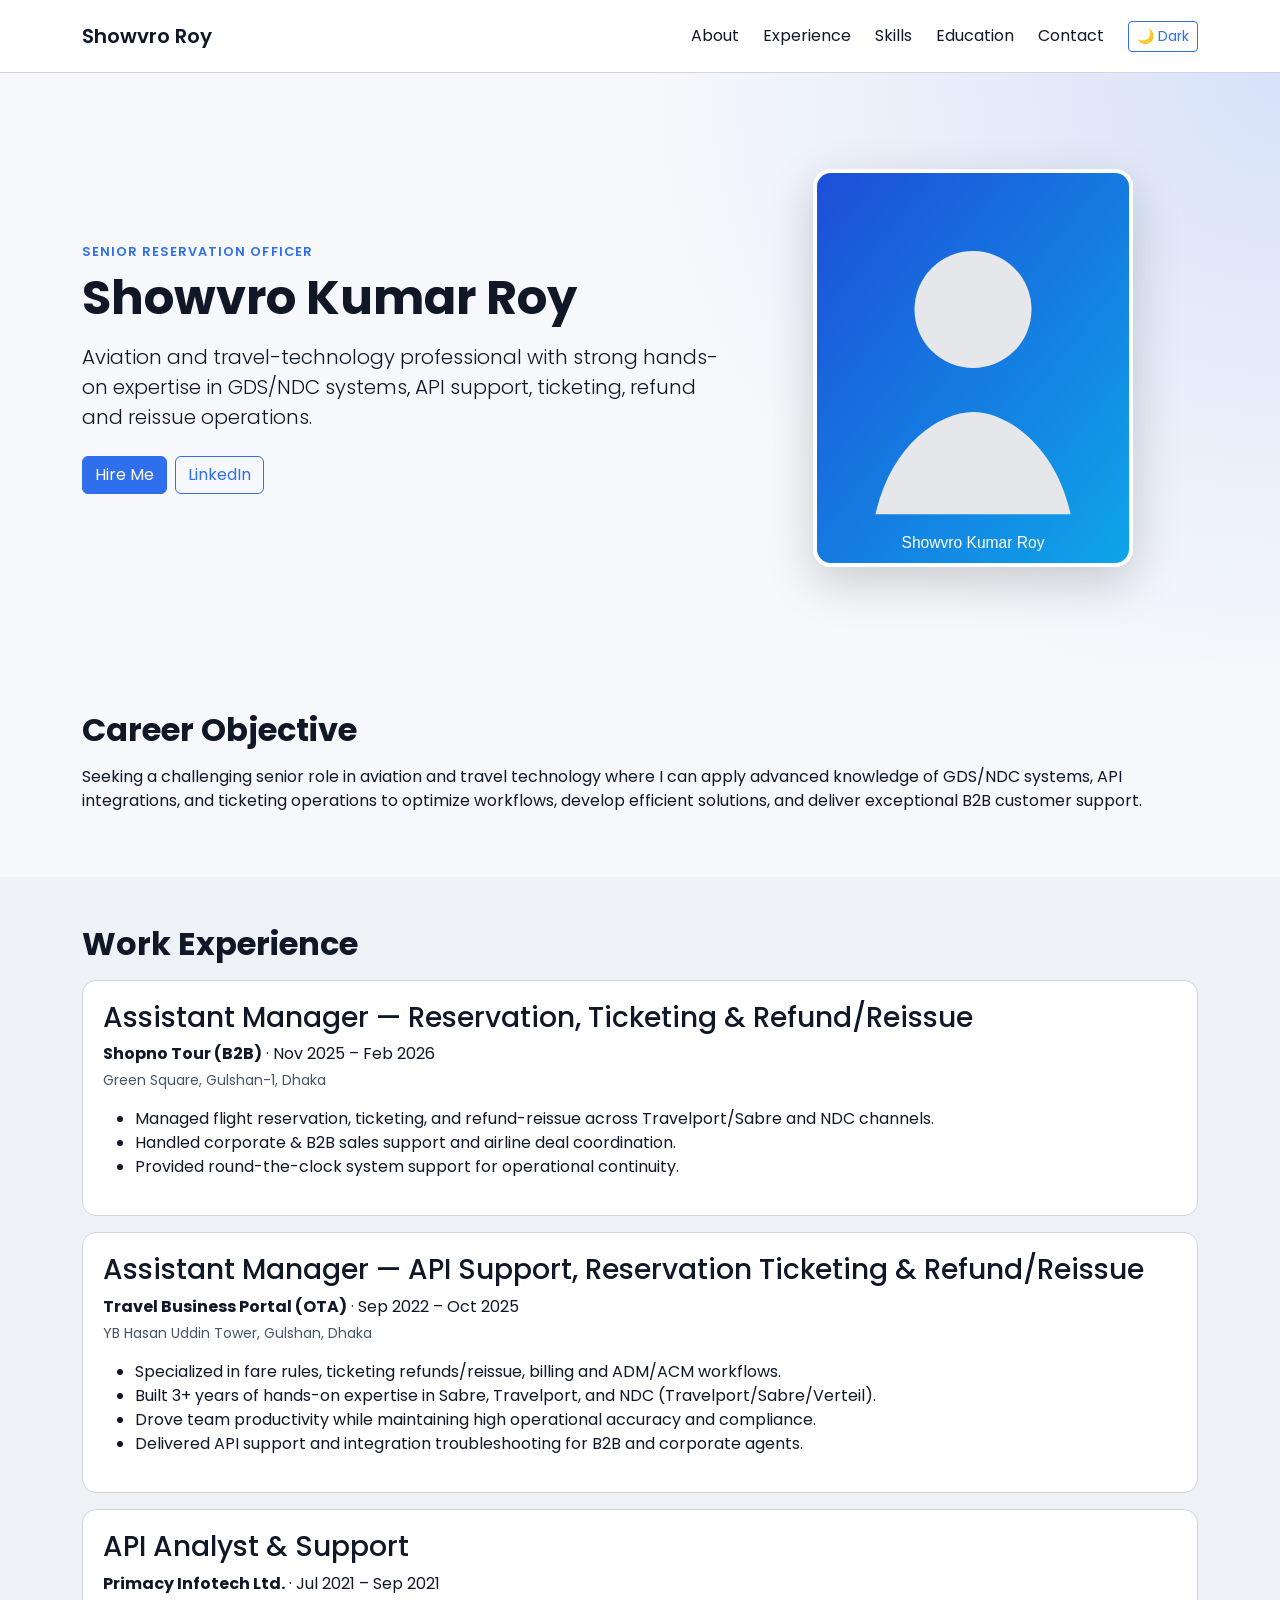
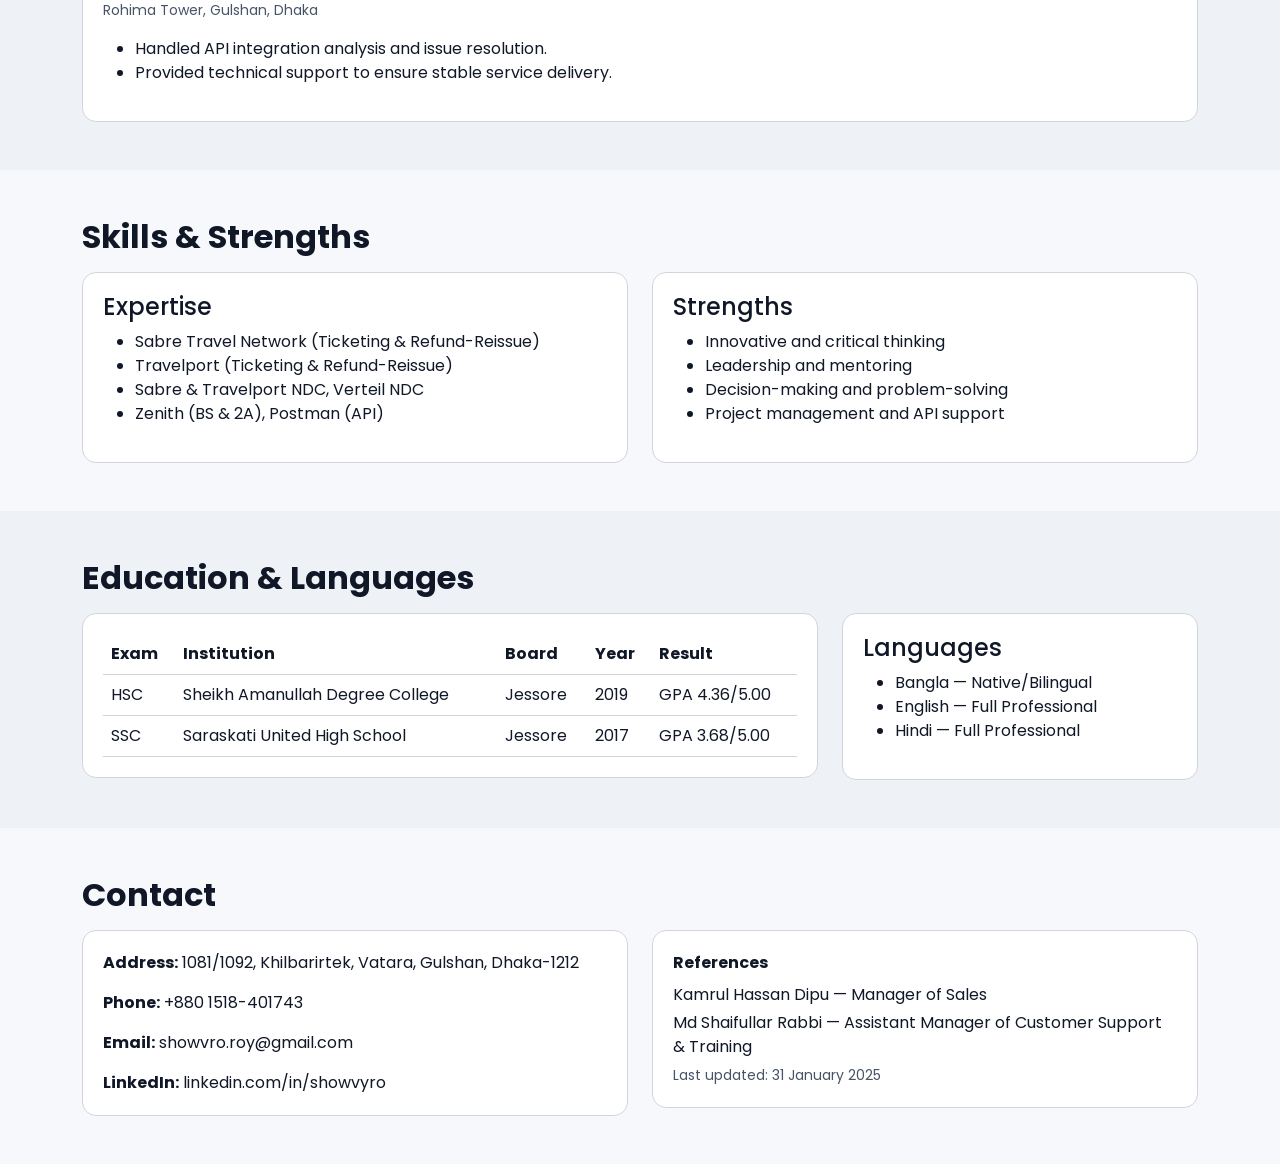
<file: index.html>
<!DOCTYPE html>
<html lang="en" data-theme="light">

<head>
    <meta charset="UTF-8">
    <meta http-equiv="X-UA-Compatible" content="IE=edge">
    <meta name="viewport" content="width=device-width, initial-scale=1.0">
    <title>Showvro Kumar Roy | Portfolio</title>
    <link rel="shortcut icon" href="./img/favicon.svg" type="image/x-icon">
    <link href="https://cdn.jsdelivr.net/npm/bootstrap@5.3.3/dist/css/bootstrap.min.css" rel="stylesheet"
        integrity="sha384-QWTKZyjpPEjISv5WaRU9OFeRpok6YctnYmDr5pNlyT2bRjXh0JMhjY6hW+ALEwIH" crossorigin="anonymous">
    <link rel="stylesheet" href="./style/style.css">
</head>

<body>
    <header class="sticky-top border-bottom soft-border">
        <nav class="navbar navbar-expand-lg">
            <div class="container py-2">
                <a class="navbar-brand fw-semibold" href="#home">Showvro Roy</a>
                <button class="navbar-toggler" type="button" data-bs-toggle="collapse" data-bs-target="#menu">
                    <span class="navbar-toggler-icon"></span>
                </button>
                <div class="collapse navbar-collapse" id="menu">
                    <ul class="navbar-nav ms-auto align-items-lg-center gap-lg-2">
                        <li class="nav-item"><a class="nav-link" href="#about">About</a></li>
                        <li class="nav-item"><a class="nav-link" href="#experience">Experience</a></li>
                        <li class="nav-item"><a class="nav-link" href="#skills">Skills</a></li>
                        <li class="nav-item"><a class="nav-link" href="#education">Education</a></li>
                        <li class="nav-item"><a class="nav-link" href="#contact">Contact</a></li>
                        <li class="nav-item ms-lg-2">
                            <button id="theme-toggle" class="btn btn-sm btn-outline-primary" type="button">🌙 Dark</button>
                        </li>
                    </ul>
                </div>
            </div>
        </nav>
    </header>

    <main>
        <section id="home" class="hero py-5">
            <div class="container py-lg-5">
                <div class="row align-items-center g-4">
                    <div class="col-lg-7">
                        <p class="eyebrow mb-2">Senior Reservation Officer</p>
                        <h1 class="display-5 fw-bold mb-3">Showvro Kumar Roy</h1>
                        <p class="lead mb-4">Aviation and travel-technology professional with strong hands-on expertise in
                            GDS/NDC systems, API support, ticketing, refund and reissue operations.</p>
                        <div class="d-flex flex-wrap gap-2">
                            <a href="#contact" class="btn btn-primary">Hire Me</a>
                            <a href="https://linkedin.com/in/showvyro" target="_blank" class="btn btn-outline-primary">LinkedIn</a>
                        </div>
                    </div>
                    <div class="col-lg-5 text-center">
                        <img src="./img/profile-photo.svg" alt="Showvro Kumar Roy" class="profile-photo shadow-lg">
                    </div>
                </div>
            </div>
        </section>

        <section id="about" class="py-5">
            <div class="container">
                <h2 class="section-title">Career Objective</h2>
                <p>Seeking a challenging senior role in aviation and travel technology where I can apply advanced
                    knowledge of GDS/NDC systems, API integrations, and ticketing operations to optimize workflows,
                    develop efficient solutions, and deliver exceptional B2B customer support.</p>
            </div>
        </section>

        <section id="experience" class="py-5 section-alt">
            <div class="container">
                <h2 class="section-title">Work Experience</h2>

                <article class="timeline-card">
                    <h3>Assistant Manager — Reservation, Ticketing & Refund/Reissue</h3>
                    <p class="mb-1"><strong>Shopno Tour (B2B)</strong> · Nov 2025 – Feb 2026</p>
                    <p class="small muted">Green Square, Gulshan-1, Dhaka</p>
                    <ul>
                        <li>Managed flight reservation, ticketing, and refund-reissue across Travelport/Sabre and NDC
                            channels.</li>
                        <li>Handled corporate & B2B sales support and airline deal coordination.</li>
                        <li>Provided round-the-clock system support for operational continuity.</li>
                    </ul>
                </article>

                <article class="timeline-card">
                    <h3>Assistant Manager — API Support, Reservation Ticketing & Refund/Reissue</h3>
                    <p class="mb-1"><strong>Travel Business Portal (OTA)</strong> · Sep 2022 – Oct 2025</p>
                    <p class="small muted">YB Hasan Uddin Tower, Gulshan, Dhaka</p>
                    <ul>
                        <li>Specialized in fare rules, ticketing refunds/reissue, billing and ADM/ACM workflows.</li>
                        <li>Built 3+ years of hands-on expertise in Sabre, Travelport, and NDC (Travelport/Sabre/Verteil).</li>
                        <li>Drove team productivity while maintaining high operational accuracy and compliance.</li>
                        <li>Delivered API support and integration troubleshooting for B2B and corporate agents.</li>
                    </ul>
                </article>

                <article class="timeline-card">
                    <h3>API Analyst & Support</h3>
                    <p class="mb-1"><strong>Primacy Infotech Ltd.</strong> · Jul 2021 – Sep 2021</p>
                    <p class="small muted">Rohima Tower, Gulshan, Dhaka</p>
                    <ul>
                        <li>Handled API integration analysis and issue resolution.</li>
                        <li>Provided technical support to ensure stable service delivery.</li>
                    </ul>
                </article>
            </div>
        </section>

        <section id="skills" class="py-5">
            <div class="container">
                <h2 class="section-title">Skills & Strengths</h2>
                <div class="row g-4">
                    <div class="col-md-6">
                        <div class="card-lite h-100">
                            <h4>Expertise</h4>
                            <ul>
                                <li>Sabre Travel Network (Ticketing & Refund-Reissue)</li>
                                <li>Travelport (Ticketing & Refund-Reissue)</li>
                                <li>Sabre & Travelport NDC, Verteil NDC</li>
                                <li>Zenith (BS & 2A), Postman (API)</li>
                            </ul>
                        </div>
                    </div>
                    <div class="col-md-6">
                        <div class="card-lite h-100">
                            <h4>Strengths</h4>
                            <ul>
                                <li>Innovative and critical thinking</li>
                                <li>Leadership and mentoring</li>
                                <li>Decision-making and problem-solving</li>
                                <li>Project management and API support</li>
                            </ul>
                        </div>
                    </div>
                </div>
            </div>
        </section>

        <section id="education" class="py-5 section-alt">
            <div class="container">
                <h2 class="section-title">Education & Languages</h2>
                <div class="row g-4">
                    <div class="col-lg-8">
                        <div class="table-responsive card-lite">
                            <table class="table align-middle mb-0">
                                <thead>
                                    <tr>
                                        <th>Exam</th>
                                        <th>Institution</th>
                                        <th>Board</th>
                                        <th>Year</th>
                                        <th>Result</th>
                                    </tr>
                                </thead>
                                <tbody>
                                    <tr>
                                        <td>HSC</td>
                                        <td>Sheikh Amanullah Degree College</td>
                                        <td>Jessore</td>
                                        <td>2019</td>
                                        <td>GPA 4.36/5.00</td>
                                    </tr>
                                    <tr>
                                        <td>SSC</td>
                                        <td>Saraskati United High School</td>
                                        <td>Jessore</td>
                                        <td>2017</td>
                                        <td>GPA 3.68/5.00</td>
                                    </tr>
                                </tbody>
                            </table>
                        </div>
                    </div>
                    <div class="col-lg-4">
                        <div class="card-lite h-100">
                            <h4>Languages</h4>
                            <ul>
                                <li>Bangla — Native/Bilingual</li>
                                <li>English — Full Professional</li>
                                <li>Hindi — Full Professional</li>
                            </ul>
                        </div>
                    </div>
                </div>
            </div>
        </section>

        <section id="contact" class="py-5">
            <div class="container">
                <h2 class="section-title">Contact</h2>
                <div class="row g-4">
                    <div class="col-md-6">
                        <div class="card-lite">
                            <p><strong>Address:</strong> 1081/1092, Khilbarirtek, Vatara, Gulshan, Dhaka-1212</p>
                            <p><strong>Phone:</strong> +880 1518-401743</p>
                            <p><strong>Email:</strong> showvro.roy@gmail.com</p>
                            <p class="mb-0"><strong>LinkedIn:</strong> linkedin.com/in/showvyro</p>
                        </div>
                    </div>
                    <div class="col-md-6">
                        <div class="card-lite">
                            <p class="mb-2"><strong>References</strong></p>
                            <p class="mb-1">Kamrul Hassan Dipu — Manager of Sales</p>
                            <p class="mb-1">Md Shaifullar Rabbi — Assistant Manager of Customer Support & Training</p>
                            <small class="muted">Last updated: 31 January 2025</small>
                        </div>
                    </div>
                </div>
            </div>
        </section>
    </main>

    <script src="https://cdn.jsdelivr.net/npm/bootstrap@5.3.3/dist/js/bootstrap.bundle.min.js"
        integrity="sha384-YvpcrYf0tY3lHB60NNkmXc5s9fDVZLESaAA55NDzOxhy9GkcIdslK1eN7N6jIeHz"
        crossorigin="anonymous"></script>
    <script src="./js/app.js"></script>
</body>

</html>
</file>
<file: style/style.css>
@import url('https://fonts.googleapis.com/css2?family=Poppins:wght@300;400;500;600;700&display=swap');

:root {
    --bg: #f7f8fb;
    --text: #101828;
    --muted: #475467;
    --card: #ffffff;
    --alt: #eef2f7;
    --border: #d0d5dd;
    --primary: #2f6fed;
}

html[data-theme='dark'] {
    --bg: #0b1220;
    --text: #e5e7eb;
    --muted: #9ca3af;
    --card: #111827;
    --alt: #0f172a;
    --border: #253046;
    --primary: #7aa2ff;
}

body {
    font-family: 'Poppins', sans-serif;
    background: var(--bg);
    color: var(--text);
}

.navbar,
.card-lite,
.timeline-card,
.table,
.table thead,
.table tbody,
.table tr,
.table td,
.table th,
header {
    background: var(--card) !important;
    color: var(--text);
}

.soft-border {
    border-color: var(--border) !important;
}

.nav-link,
.navbar-brand {
    color: var(--text) !important;
}

.hero {
    background: radial-gradient(circle at top right, rgba(47, 111, 237, 0.16), transparent 45%);
}

.eyebrow {
    letter-spacing: .08em;
    text-transform: uppercase;
    color: var(--primary);
    font-size: .8rem;
    font-weight: 600;
}

.section-title {
    font-weight: 700;
    margin-bottom: 1rem;
}

.profile-photo {
    width: min(320px, 100%);
    border-radius: 18px;
    border: 4px solid var(--card);
}

.section-alt {
    background: var(--alt);
}

.timeline-card,
.card-lite {
    border: 1px solid var(--border);
    border-radius: 14px;
    padding: 1.25rem;
}

.timeline-card+.timeline-card {
    margin-top: 1rem;
}

.muted {
    color: var(--muted);
}

.table {
    --bs-table-bg: transparent;
    --bs-table-color: var(--text);
    --bs-table-border-color: var(--border);
}

.btn-primary {
    background: var(--primary);
    border-color: var(--primary);
}

.btn-outline-primary {
    color: var(--primary);
    border-color: var(--primary);
}

.btn-outline-primary:hover {
    background: var(--primary);
    border-color: var(--primary);
}
</file>
